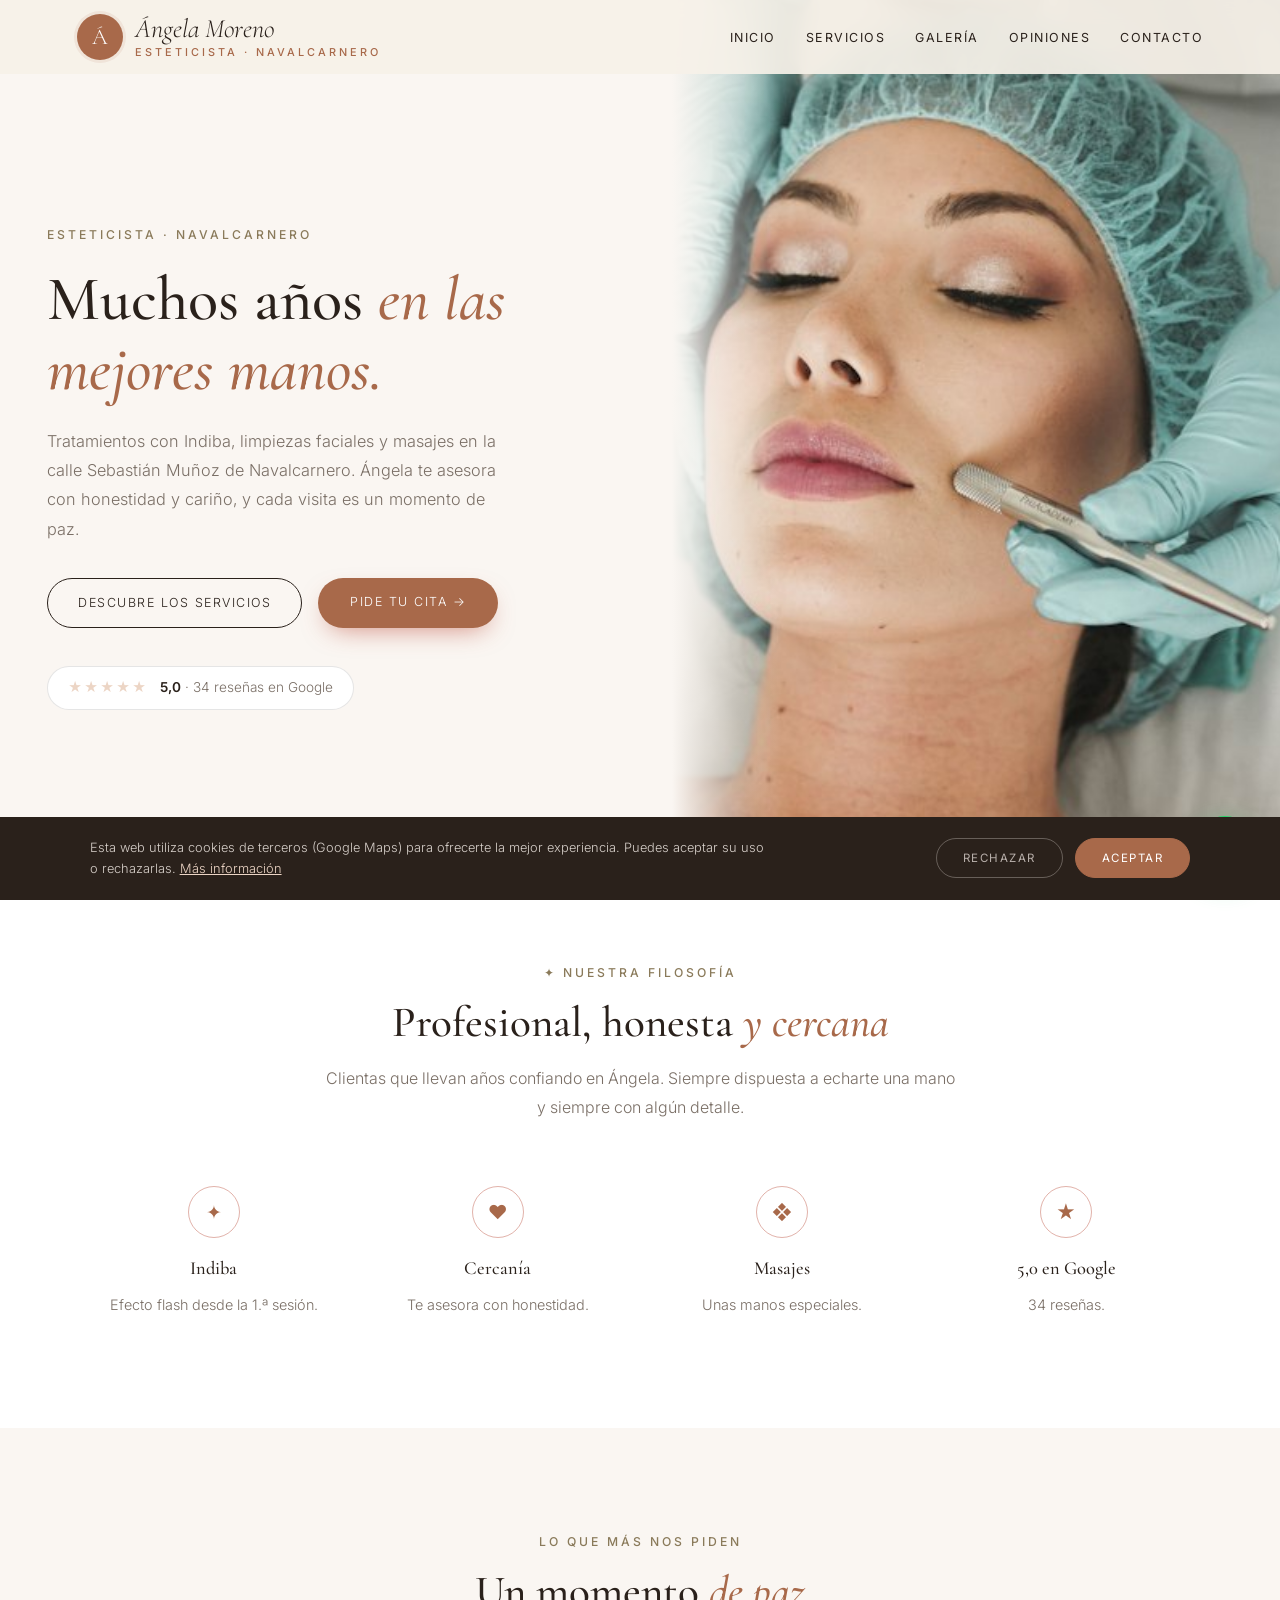
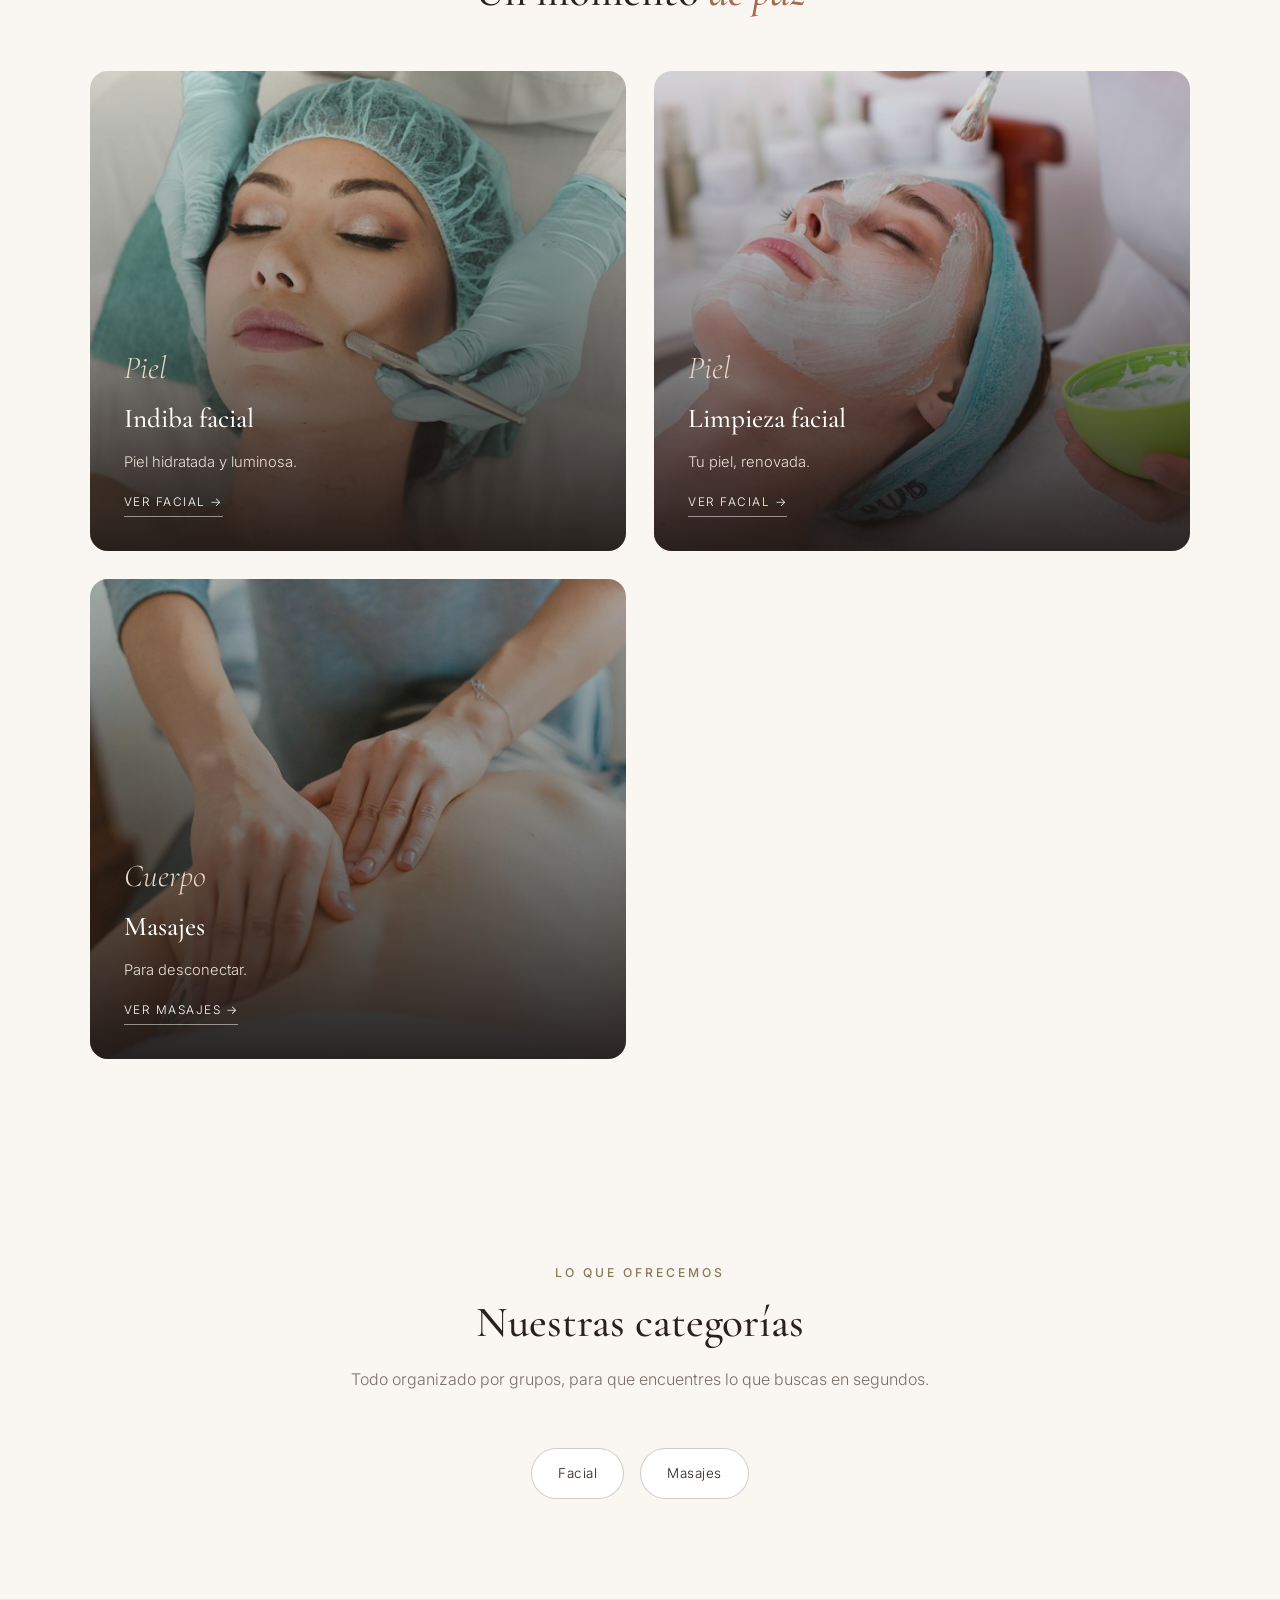
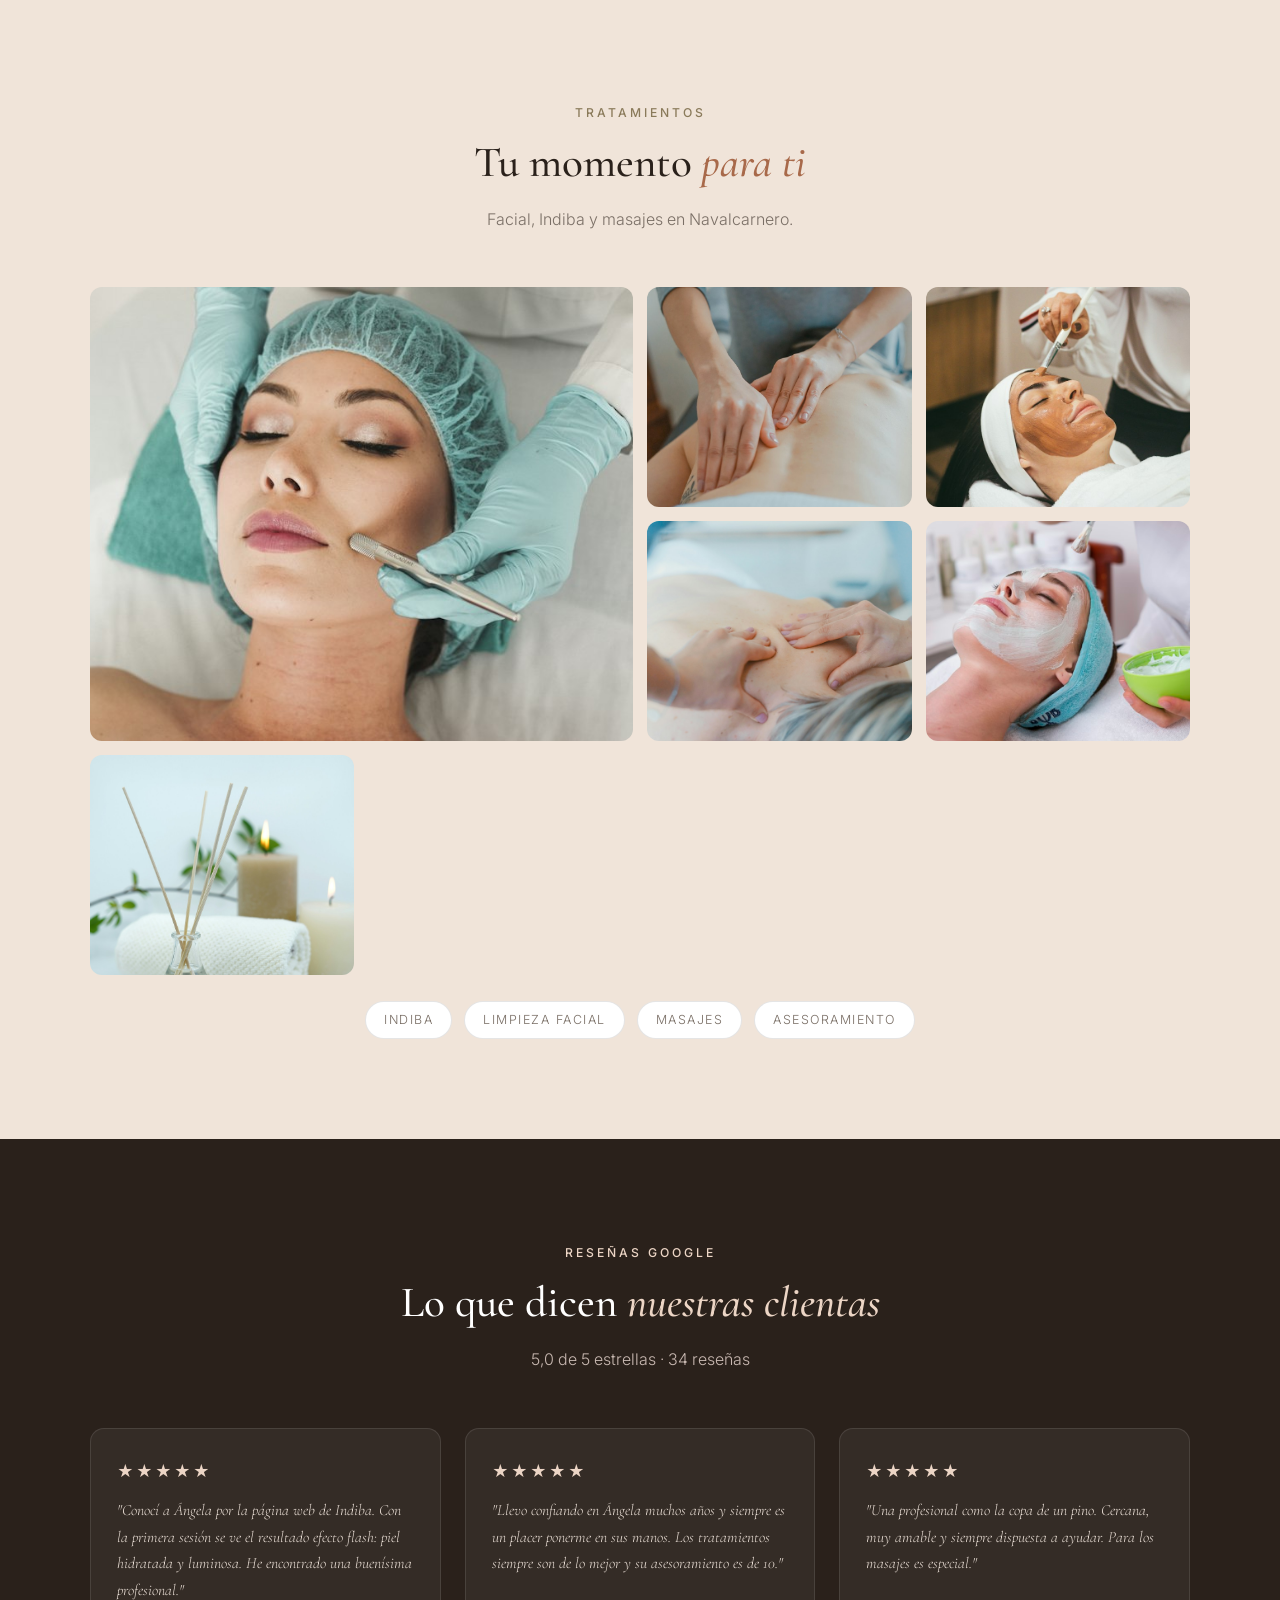
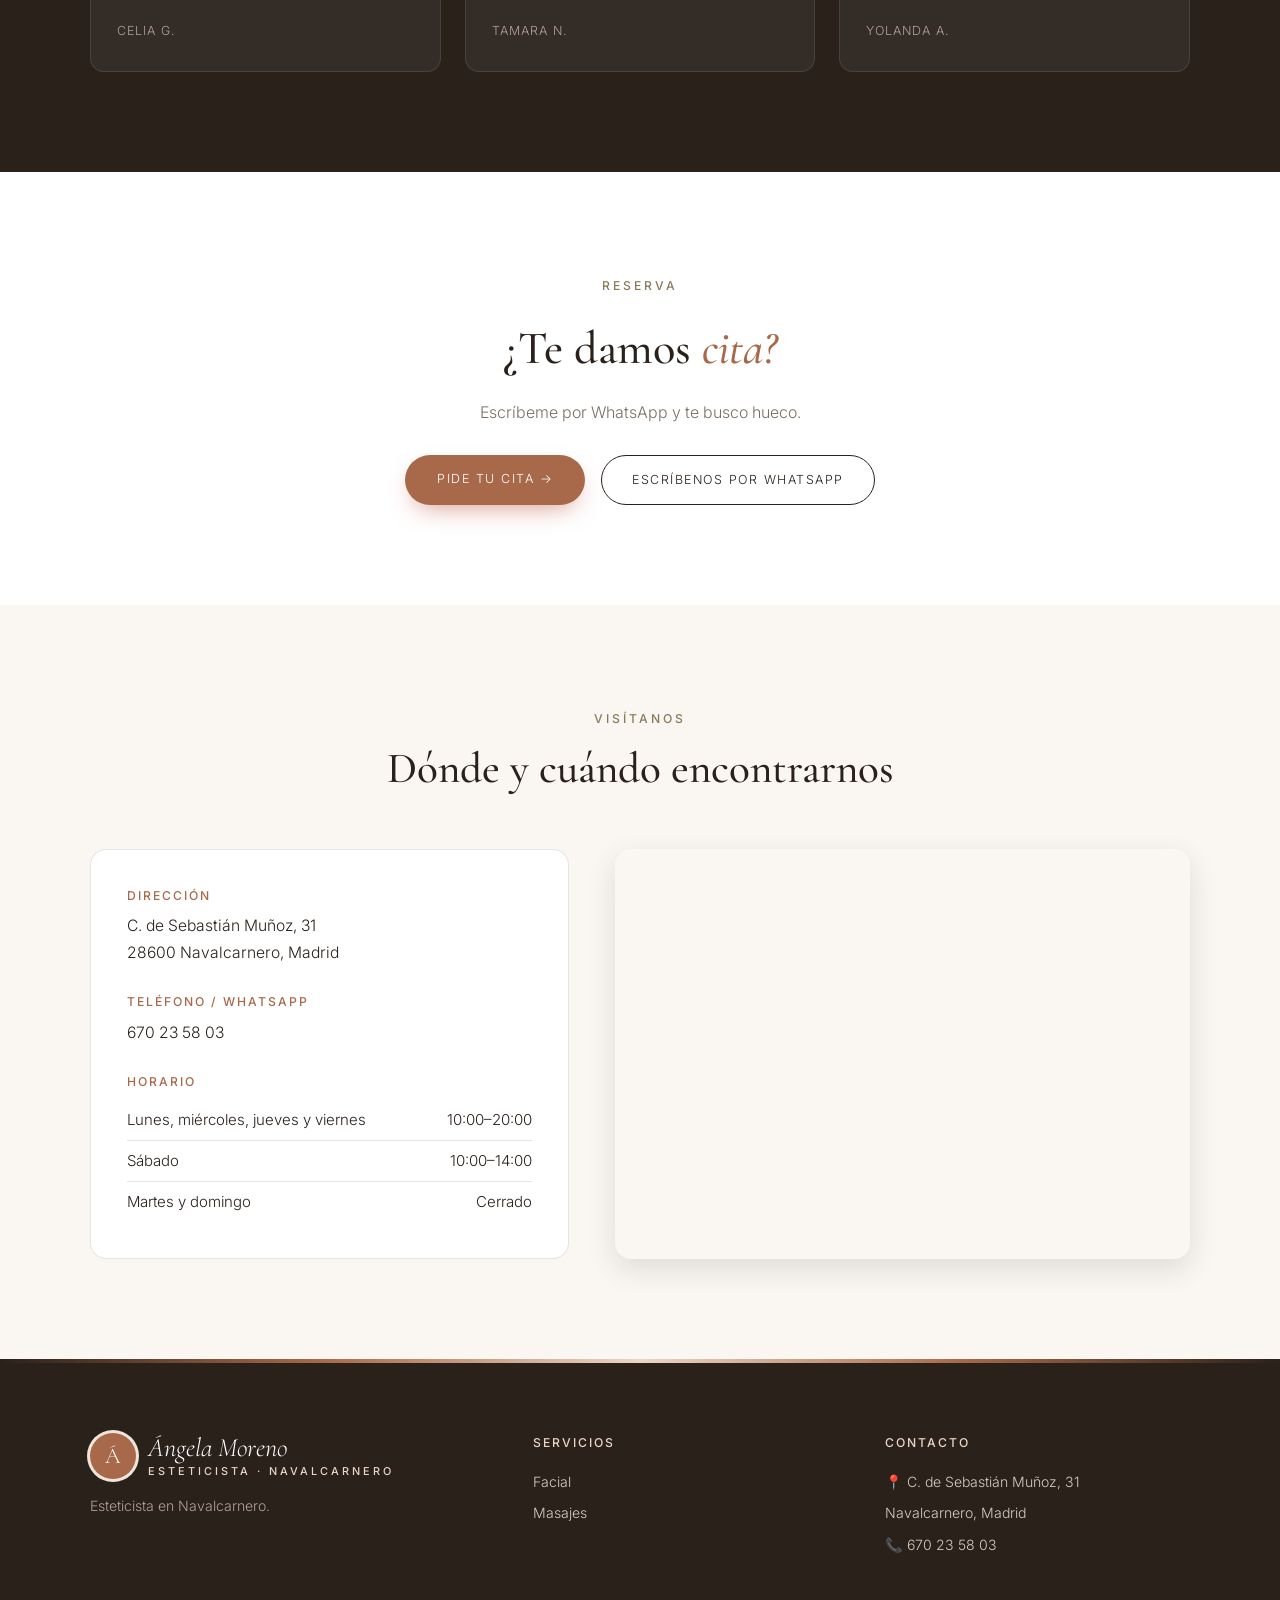
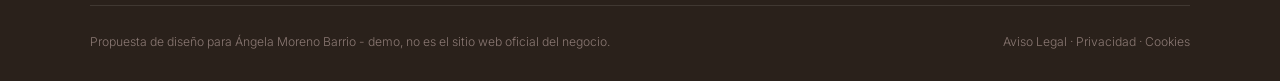
<file: index.html>
<!DOCTYPE html>
<html lang="es">
<head>
<meta charset="UTF-8">
<meta name="viewport" content="width=device-width, initial-scale=1.0">
<title>Ángela Moreno Barrio — Esteticista en Navalcarnero: Indiba, facial y masajes</title>
<meta name="description" content="Ángela Moreno Barrio, esteticista en C. de Sebastián Muñoz 31, Navalcarnero. Tratamientos con Indiba, limpiezas faciales y masajes. 5,0★ con 34 reseñas en Google.">
<meta name="theme-color" content="#2a211b">
<meta property="og:title" content="Ángela Moreno Barrio · Navalcarnero">
<meta property="og:image" content="stock_01.jpg">

<link rel="preconnect" href="https://fonts.googleapis.com"><link rel="preconnect" href="https://fonts.gstatic.com" crossorigin><link href="https://fonts.googleapis.com/css2?family=Cormorant+Garamond:ital,wght@0,500;0,600;1,500&family=Inter:wght@300;400;500;600&display=swap" rel="stylesheet">
<link rel="stylesheet" href="styles.css">
</head>
<body>

<header id="header">
  <a href="index.html" class="logo" aria-label="Ángela Moreno Barrio, inicio"><span class="logo-mark">Á</span><span class="logo-text"><span class="script">Ángela Moreno</span><small>esteticista · Navalcarnero</small></span></a>
  <nav id="nav" aria-label="Navegación principal"><ul><li><a href="index.html#inicio">Inicio</a></li><li><a href="servicios.html">Servicios</a></li><li><a href="index.html#galeria">Galería</a></li><li><a href="index.html#opiniones">Opiniones</a></li><li><a href="index.html#contacto">Contacto</a></li></ul></nav><button class="nav-toggle" id="navToggle" aria-label="Abrir menú">☰</button>
</header>

<section class="hero" id="inicio">
  <div class="hero-text">
    <span class="eyebrow">Esteticista · Navalcarnero</span>
    <h1>Muchos años <em>en las mejores manos.</em></h1>
    <p>Tratamientos con Indiba, limpiezas faciales y masajes en la calle Sebastián Muñoz de Navalcarnero. Ángela te asesora con honestidad y cariño, y cada visita es un momento de paz.</p>
    <div class="hero-ctas">
      <a href="servicios.html" class="btn-outline">Descubre los servicios</a>
      <a href="https://wa.me/34670235803?text=Hola%20%C3%81ngela%2C%20he%20visto%20tu%20web%20y%20me%20gustar%C3%ADa%20pedir%20cita" class="btn-solid" target="_blank" rel="noopener">Pide tu cita →</a>
    </div>
    <a class="hero-rating" href="https://www.google.com/maps/search/?api=1&query=Angela+Moreno+Barrio,+Calle+de+Sebasti%C3%A1n+Mu%C3%B1oz+31,+Navalcarnero" target="_blank" rel="noopener"><span class="stars">★★★★★</span><span><strong>5,0</strong> · 34 reseñas en Google</span></a>
  </div>
  <div class="hero-img"><img src="stock_01.jpg" alt="Tratamiento facial" style="object-position:center 40%;"></div>
</section>

<section class="trust">
  <div class="section-head">
    <span class="eyebrow">✦ Nuestra filosofía</span>
    <h2>Profesional, honesta <em>y cercana</em></h2>
    <p>Clientas que llevan años confiando en Ángela. Siempre dispuesta a echarte una mano y siempre con algún detalle.</p>
  </div>
  <div class="trust-grid">
    <div class="trust-card"><span class="trust-ic">✦</span><h3>Indiba</h3><p>Efecto flash desde la 1.ª sesión.</p></div>
    <div class="trust-card"><span class="trust-ic">♥</span><h3>Cercanía</h3><p>Te asesora con honestidad.</p></div>
    <div class="trust-card"><span class="trust-ic">❖</span><h3>Masajes</h3><p>Unas manos especiales.</p></div>
    <div class="trust-card"><span class="trust-ic">★</span><h3>5,0 en Google</h3><p>34 reseñas.</p></div>
  </div>
</section>

<section class="worlds">
  <div class="section-head">
    <span class="eyebrow">Lo que más nos piden</span>
    <h2>Un momento <em>de paz</em></h2>
  </div>
  <div class="worlds-grid">
    <a href="servicios.html#facial" class="world-card"><img src="stock_01.jpg" alt="Indiba facial"><div class="world-text"><span class="script">Piel</span><h3>Indiba facial</h3><p>Piel hidratada y luminosa.</p><span class="world-link">Ver facial →</span></div></a>
    <a href="servicios.html#facial" class="world-card"><img src="stock_03.jpg" alt="Limpieza facial"><div class="world-text"><span class="script">Piel</span><h3>Limpieza facial</h3><p>Tu piel, renovada.</p><span class="world-link">Ver facial →</span></div></a>
    <a href="servicios.html#masajes" class="world-card"><img src="stock_05.jpg" alt="Masajes"><div class="world-text"><span class="script">Cuerpo</span><h3>Masajes</h3><p>Para desconectar.</p><span class="world-link">Ver masajes →</span></div></a>
  </div>
</section>

<section>
  <div class="section-head">
    <span class="eyebrow">Lo que ofrecemos</span>
    <h2>Nuestras categorías</h2>
    <p>Todo organizado por grupos, para que encuentres lo que buscas en segundos.</p>
  </div>
  <div class="cat-pills">
    <a href="servicios.html#facial" class="cat-pill">Facial</a>
    <a href="servicios.html#masajes" class="cat-pill">Masajes</a>
  </div>
</section>

<section class="gallery-wrap" id="galeria">
  <div class="section-head">
    <span class="eyebrow">Tratamientos</span>
    <h2>Tu momento <em>para ti</em></h2>
    <p>Facial, Indiba y masajes en Navalcarnero.</p>
  </div>
  <div class="gallery">
    <figure class="big"><img src="stock_01.jpg" alt="Tratamiento facial" loading="lazy"></figure>
    <figure><img src="stock_05.jpg" alt="Masaje relajante" loading="lazy"></figure>
    <figure><img src="stock_02.jpg" alt="Mascarilla" loading="lazy"></figure>
    <figure><img src="stock_06.jpg" alt="Masaje descontracturante" loading="lazy"></figure>
    <figure><img src="stock_03.jpg" alt="Limpieza facial" loading="lazy"></figure>
    <figure><img src="stock_07.jpg" alt="Relax" loading="lazy"></figure>
  </div>
  <div class="brands"><span>Indiba</span><span>Limpieza facial</span><span>Masajes</span><span>Asesoramiento</span></div>
</section>

<section class="reviews-wrap" id="opiniones">
  <div class="section-head">
    <span class="eyebrow">Reseñas Google</span>
    <h2>Lo que dicen <em>nuestras clientas</em></h2>
    <p>5,0 de 5 estrellas · 34 reseñas</p>
  </div>
  <div class="review-grid">
    <div class="review-card"><div class="stars">★★★★★</div><p>"Conocí a Ángela por la página web de Indiba. Con la primera sesión se ve el resultado efecto flash: piel hidratada y luminosa. He encontrado una buenísima profesional."</p><cite>Celia G.</cite></div>
    <div class="review-card"><div class="stars">★★★★★</div><p>"Llevo confiando en Ángela muchos años y siempre es un placer ponerme en sus manos. Los tratamientos siempre son de lo mejor y su asesoramiento es de 10."</p><cite>Tamara N.</cite></div>
    <div class="review-card"><div class="stars">★★★★★</div><p>"Una profesional como la copa de un pino. Cercana, muy amable y siempre dispuesta a ayudar. Para los masajes es especial."</p><cite>Yolanda A.</cite></div>
  </div>
</section>

<section class="cta-section">
  <span class="eyebrow">Reserva</span>
  <h2>¿Te damos <em>cita?</em></h2>
  <p>Escríbeme por WhatsApp y te busco hueco.</p>
  <div class="cta-row">
    <a href="https://wa.me/34670235803?text=Hola%20%C3%81ngela%2C%20he%20visto%20tu%20web%20y%20me%20gustar%C3%ADa%20pedir%20cita" class="btn-solid" target="_blank" rel="noopener">Pide tu cita →</a>
    <a href="https://wa.me/34670235803?text=Hola%20%C3%81ngela%2C%20he%20visto%20tu%20web%20y%20me%20gustar%C3%ADa%20pedir%20cita" class="btn-outline" target="_blank" rel="noopener">Escríbenos por WhatsApp</a>
  </div>
</section>

<section class="contact-section" id="contacto">
  <div class="section-head">
    <span class="eyebrow">Visítanos</span>
    <h2>Dónde y cuándo encontrarnos</h2>
  </div>
  <div class="contact-grid">
    <div class="contact-info">
      <div class="contact-block"><h3>Dirección</h3><p>C. de Sebastián Muñoz, 31<br>28600 Navalcarnero, Madrid</p></div>
      <div class="contact-block"><h3>Teléfono / WhatsApp</h3><p><a href="tel:+34670235803">670 23 58 03</a></p></div>
      <div class="contact-block"><h3>Horario</h3><ul class="hours-list"><li><span>Lunes, miércoles, jueves y viernes</span><span>10:00–20:00</span></li><li><span>Sábado</span><span>10:00–14:00</span></li><li><span>Martes y domingo</span><span>Cerrado</span></li></ul></div>
      
    </div>
    <div class="contact-map">
      <iframe title="Mapa de Ángela Moreno Barrio" src="https://www.google.com/maps?q=Angela+Moreno+Barrio,+Calle+de+Sebasti%C3%A1n+Mu%C3%B1oz+31,+Navalcarnero&output=embed" width="100%" height="100%" style="border:0;" allowfullscreen="" loading="lazy" referrerpolicy="no-referrer-when-downgrade"></iframe>
    </div>
  </div>
</section>

<footer>
  <div class="footer-grid">
    <div class="footer-brand">
      <a href="index.html" class="logo light"><span class="logo-mark">Á</span><span class="logo-text"><span class="script">Ángela Moreno</span><small>esteticista · Navalcarnero</small></span></a>
      <p>Esteticista en Navalcarnero.</p>
    </div>
    <div><h4>Servicios</h4><ul><li><a href="servicios.html#facial">Facial</a></li><li><a href="servicios.html#masajes">Masajes</a></li></ul></div>
    <div><h4>Contacto</h4><ul><li>📍 C. de Sebastián Muñoz, 31</li><li>Navalcarnero, Madrid</li><li>📞 <a href="tel:+34670235803">670 23 58 03</a></li></ul></div>
  </div>
  <div class="footer-bottom">
    <span>Propuesta de diseño para Ángela Moreno Barrio - demo, no es el sitio web oficial del negocio.</span>
    <span><a href="aviso-legal.html">Aviso Legal</a> &middot; <a href="politica-privacidad.html">Privacidad</a> &middot; <a href="politica-cookies.html">Cookies</a></span>
  </div>
</footer>

<div id="cookie-banner" class="cookie-banner"><p>Esta web utiliza cookies de terceros (Google Maps) para ofrecerte la mejor experiencia. Puedes aceptar su uso o rechazarlas. <a href="politica-cookies.html">Más información</a></p><div class="cookie-actions"><button onclick="setCookieChoice('rejected')" class="ck-reject">Rechazar</button><button onclick="setCookieChoice('accepted')" class="ck-accept">Aceptar</button></div></div>
<div class="social-fabs"><a class="wa-fab" href="https://wa.me/34670235803?text=Hola%20%C3%81ngela%2C%20he%20visto%20tu%20web%20y%20me%20gustar%C3%ADa%20pedir%20cita" target="_blank" rel="noopener" aria-label="Escribir por WhatsApp"><svg width="28" height="28" viewBox="0 0 24 24" fill="white"><path d="M17.5 14.4c-.3-.1-1.8-.9-2-1s-.5-.1-.7.1-.8 1-.9 1.2-.3.2-.6.1a8.2 8.2 0 0 1-2.4-1.5 9 9 0 0 1-1.7-2.1c-.2-.3 0-.5.1-.6l.4-.5.3-.5v-.5l-.9-2.2c-.2-.6-.5-.5-.7-.5h-.6a1.1 1.1 0 0 0-.8.4 3.4 3.4 0 0 0-1 2.5 5.9 5.9 0 0 0 1.2 3.1 13.5 13.5 0 0 0 5.2 4.6c2.6 1 2.6.7 3.1.6a2.6 2.6 0 0 0 1.7-1.2 2.1 2.1 0 0 0 .2-1.2c-.1-.1-.3-.2-.6-.3ZM12 21.8a9.8 9.8 0 0 1-5-1.4l-.4-.2-3.7 1 1-3.6-.2-.4A9.8 9.8 0 1 1 12 21.8Zm8.4-18.3A11.8 11.8 0 0 0 1.8 17.7L.2 23.8l6.3-1.6a11.8 11.8 0 0 0 5.6 1.4A11.8 11.8 0 0 0 20.4 3.5Z"/></svg></a></div>
<script src="main.js"></script>
</body>
</html>
</file>
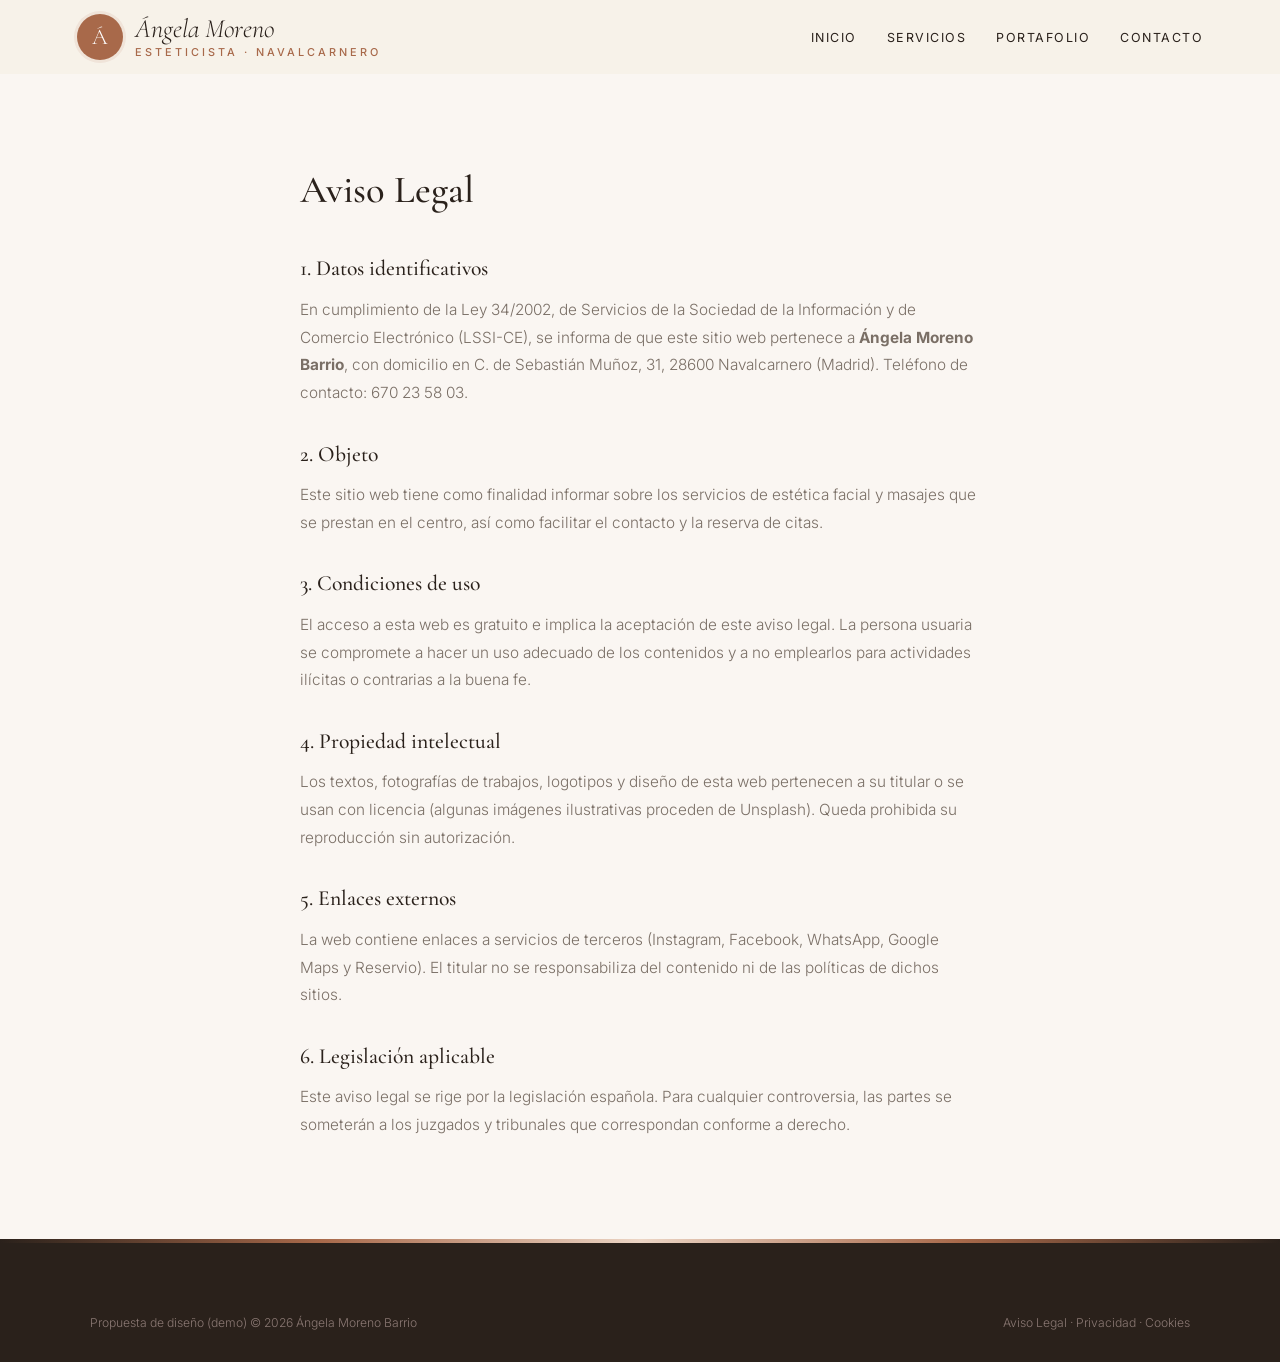
<file: aviso-legal.html>
<!DOCTYPE html>
<html lang="es">
<head>
<meta charset="UTF-8">
<meta name="viewport" content="width=device-width, initial-scale=1.0">
<title>Aviso Legal — Ángela Moreno Barrio</title>
<meta name="robots" content="noindex">

<link rel="preconnect" href="https://fonts.googleapis.com">
<link href="https://fonts.googleapis.com/css2?family=Cormorant+Garamond:ital,wght@0,500;0,600;1,500&family=Inter:wght@300;400;500;600&display=swap" rel="stylesheet">
<link rel="stylesheet" href="styles.css">
</head>
<body>
<header id="header" class="scrolled">
  <a href="index.html" class="logo" aria-label="Ángela Moreno Barrio, inicio">
    <span class="logo-mark">Á</span>
    <span class="logo-text"><span class="script">Ángela Moreno</span><small>esteticista · Navalcarnero</small></span>
  </a>
  <nav id="nav" aria-label="Navegación principal">
    <ul>
      <li><a href="index.html#inicio">Inicio</a></li>
      <li><a href="servicios.html">Servicios</a></li>
      <li><a href="portafolio.html">Portafolio</a></li>
      <li><a href="index.html#contacto">Contacto</a></li>
    </ul>
  </nav>
  <button class="nav-toggle" id="navToggle" aria-label="Abrir menú">☰</button>
</header>
<main class="legal"><h1>Aviso Legal</h1>
<h2>1. Datos identificativos</h2>
<p>En cumplimiento de la Ley 34/2002, de Servicios de la Sociedad de la Información y de Comercio Electrónico (LSSI-CE), se informa de que este sitio web pertenece a <strong>Ángela Moreno Barrio</strong>, con domicilio en C. de Sebastián Muñoz, 31, 28600 Navalcarnero (Madrid). Teléfono de contacto: 670 23 58 03.</p>
<h2>2. Objeto</h2>
<p>Este sitio web tiene como finalidad informar sobre los servicios de estética facial y masajes que se prestan en el centro, así como facilitar el contacto y la reserva de citas.</p>
<h2>3. Condiciones de uso</h2>
<p>El acceso a esta web es gratuito e implica la aceptación de este aviso legal. La persona usuaria se compromete a hacer un uso adecuado de los contenidos y a no emplearlos para actividades ilícitas o contrarias a la buena fe.</p>
<h2>4. Propiedad intelectual</h2>
<p>Los textos, fotografías de trabajos, logotipos y diseño de esta web pertenecen a su titular o se usan con licencia (algunas imágenes ilustrativas proceden de Unsplash). Queda prohibida su reproducción sin autorización.</p>
<h2>5. Enlaces externos</h2>
<p>La web contiene enlaces a servicios de terceros (Instagram, Facebook, WhatsApp, Google Maps y Reservio). El titular no se responsabiliza del contenido ni de las políticas de dichos sitios.</p>
<h2>6. Legislación aplicable</h2>
<p>Este aviso legal se rige por la legislación española. Para cualquier controversia, las partes se someterán a los juzgados y tribunales que correspondan conforme a derecho.</p></main>
<footer>
  <div class="footer-bottom" style="margin-top:0">
    <span>Propuesta de diseño (demo) © 2026 Ángela Moreno Barrio</span>
    <span><a href="aviso-legal.html">Aviso Legal</a> &middot; <a href="politica-privacidad.html">Privacidad</a> &middot; <a href="politica-cookies.html">Cookies</a></span>
  </div>
</footer>
<script src="main.js"></script>
</body>
</html>
</file>
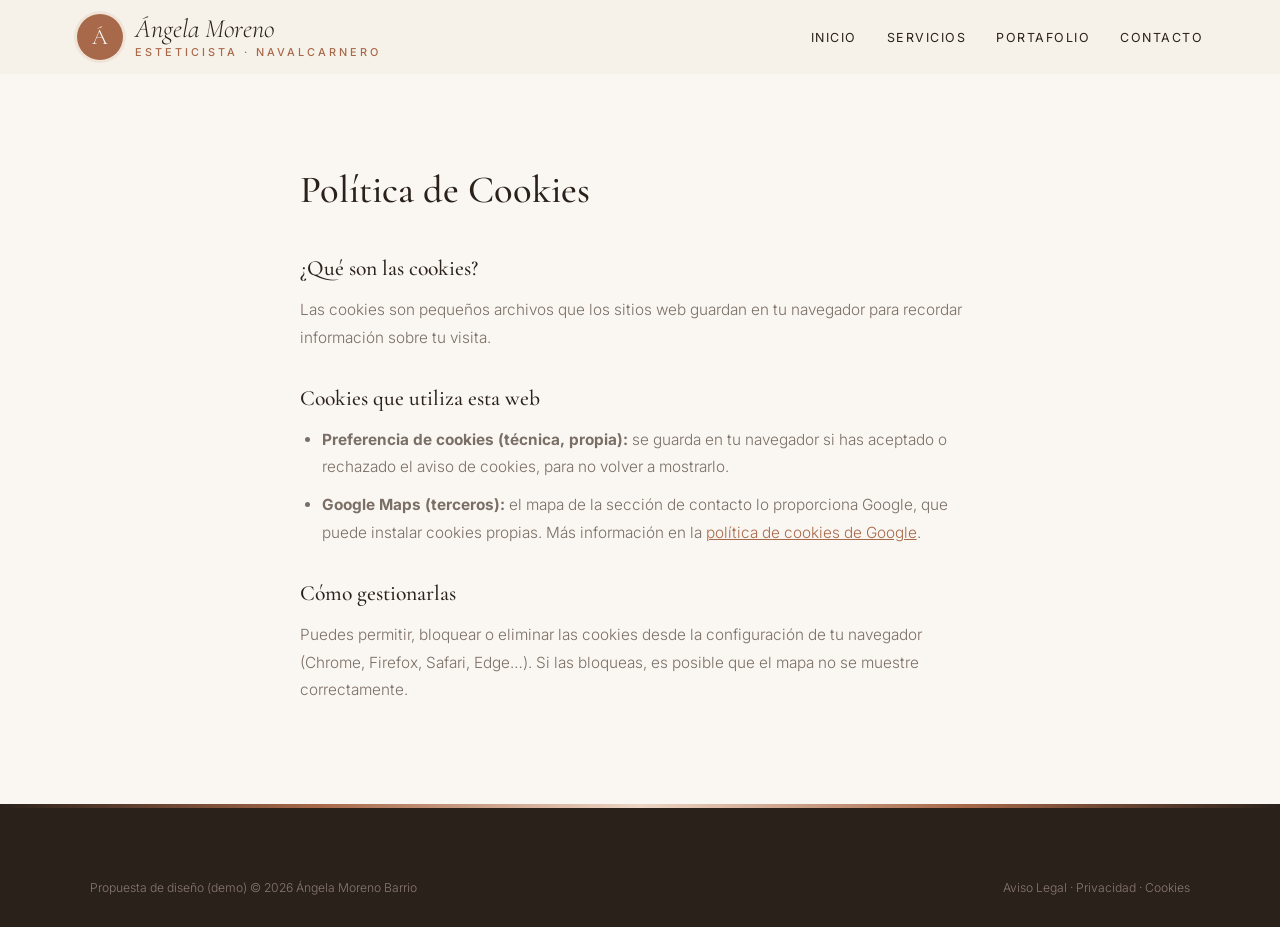
<file: politica-cookies.html>
<!DOCTYPE html>
<html lang="es">
<head>
<meta charset="UTF-8">
<meta name="viewport" content="width=device-width, initial-scale=1.0">
<title>Política de Cookies — Ángela Moreno Barrio</title>
<meta name="robots" content="noindex">

<link rel="preconnect" href="https://fonts.googleapis.com">
<link href="https://fonts.googleapis.com/css2?family=Cormorant+Garamond:ital,wght@0,500;0,600;1,500&family=Inter:wght@300;400;500;600&display=swap" rel="stylesheet">
<link rel="stylesheet" href="styles.css">
</head>
<body>
<header id="header" class="scrolled">
  <a href="index.html" class="logo" aria-label="Ángela Moreno Barrio, inicio">
    <span class="logo-mark">Á</span>
    <span class="logo-text"><span class="script">Ángela Moreno</span><small>esteticista · Navalcarnero</small></span>
  </a>
  <nav id="nav" aria-label="Navegación principal">
    <ul>
      <li><a href="index.html#inicio">Inicio</a></li>
      <li><a href="servicios.html">Servicios</a></li>
      <li><a href="portafolio.html">Portafolio</a></li>
      <li><a href="index.html#contacto">Contacto</a></li>
    </ul>
  </nav>
  <button class="nav-toggle" id="navToggle" aria-label="Abrir menú">☰</button>
</header>
<main class="legal"><h1>Política de Cookies</h1>
<h2>¿Qué son las cookies?</h2>
<p>Las cookies son pequeños archivos que los sitios web guardan en tu navegador para recordar información sobre tu visita.</p>
<h2>Cookies que utiliza esta web</h2>
<ul>
<li><strong>Preferencia de cookies (técnica, propia):</strong> se guarda en tu navegador si has aceptado o rechazado el aviso de cookies, para no volver a mostrarlo.</li>
<li><strong>Google Maps (terceros):</strong> el mapa de la sección de contacto lo proporciona Google, que puede instalar cookies propias. Más información en la <a href="https://policies.google.com/technologies/cookies" target="_blank" rel="noopener">política de cookies de Google</a>.</li>
</ul>
<h2>Cómo gestionarlas</h2>
<p>Puedes permitir, bloquear o eliminar las cookies desde la configuración de tu navegador (Chrome, Firefox, Safari, Edge…). Si las bloqueas, es posible que el mapa no se muestre correctamente.</p></main>
<footer>
  <div class="footer-bottom" style="margin-top:0">
    <span>Propuesta de diseño (demo) © 2026 Ángela Moreno Barrio</span>
    <span><a href="aviso-legal.html">Aviso Legal</a> &middot; <a href="politica-privacidad.html">Privacidad</a> &middot; <a href="politica-cookies.html">Cookies</a></span>
  </div>
</footer>
<script src="main.js"></script>
</body>
</html>
</file>
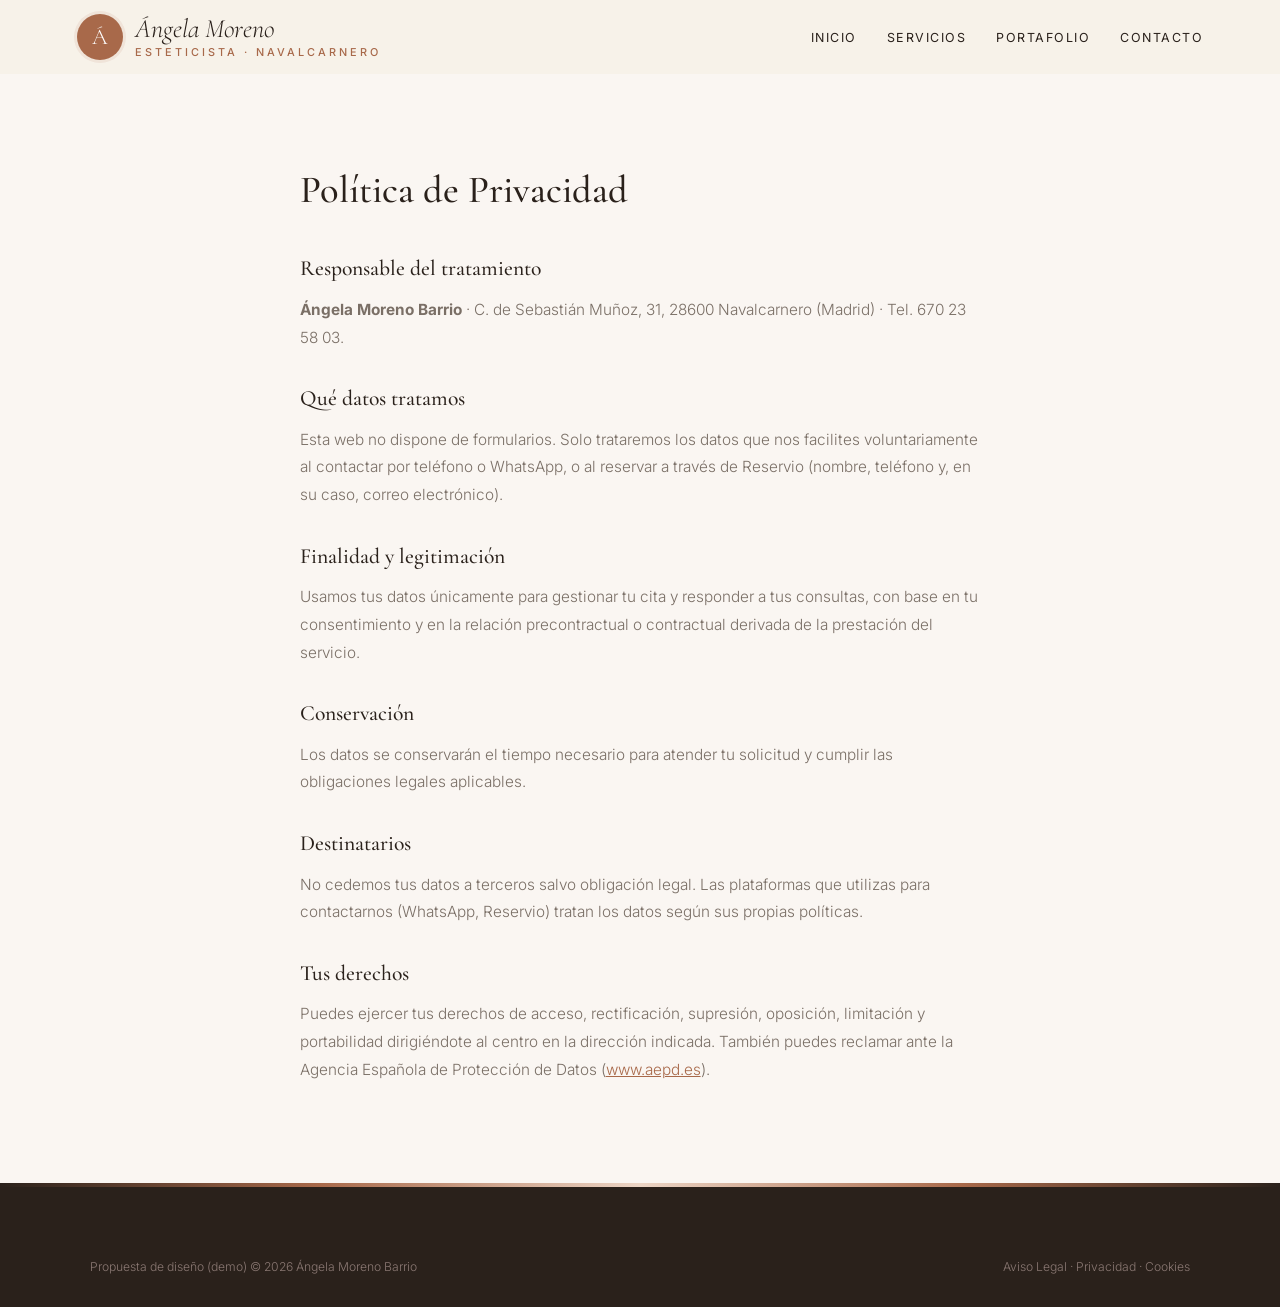
<file: politica-privacidad.html>
<!DOCTYPE html>
<html lang="es">
<head>
<meta charset="UTF-8">
<meta name="viewport" content="width=device-width, initial-scale=1.0">
<title>Política de Privacidad — Ángela Moreno Barrio</title>
<meta name="robots" content="noindex">

<link rel="preconnect" href="https://fonts.googleapis.com">
<link href="https://fonts.googleapis.com/css2?family=Cormorant+Garamond:ital,wght@0,500;0,600;1,500&family=Inter:wght@300;400;500;600&display=swap" rel="stylesheet">
<link rel="stylesheet" href="styles.css">
</head>
<body>
<header id="header" class="scrolled">
  <a href="index.html" class="logo" aria-label="Ángela Moreno Barrio, inicio">
    <span class="logo-mark">Á</span>
    <span class="logo-text"><span class="script">Ángela Moreno</span><small>esteticista · Navalcarnero</small></span>
  </a>
  <nav id="nav" aria-label="Navegación principal">
    <ul>
      <li><a href="index.html#inicio">Inicio</a></li>
      <li><a href="servicios.html">Servicios</a></li>
      <li><a href="portafolio.html">Portafolio</a></li>
      <li><a href="index.html#contacto">Contacto</a></li>
    </ul>
  </nav>
  <button class="nav-toggle" id="navToggle" aria-label="Abrir menú">☰</button>
</header>
<main class="legal"><h1>Política de Privacidad</h1>
<h2>Responsable del tratamiento</h2>
<p><strong>Ángela Moreno Barrio</strong> · C. de Sebastián Muñoz, 31, 28600 Navalcarnero (Madrid) · Tel. 670 23 58 03.</p>
<h2>Qué datos tratamos</h2>
<p>Esta web no dispone de formularios. Solo trataremos los datos que nos facilites voluntariamente al contactar por teléfono o WhatsApp, o al reservar a través de Reservio (nombre, teléfono y, en su caso, correo electrónico).</p>
<h2>Finalidad y legitimación</h2>
<p>Usamos tus datos únicamente para gestionar tu cita y responder a tus consultas, con base en tu consentimiento y en la relación precontractual o contractual derivada de la prestación del servicio.</p>
<h2>Conservación</h2>
<p>Los datos se conservarán el tiempo necesario para atender tu solicitud y cumplir las obligaciones legales aplicables.</p>
<h2>Destinatarios</h2>
<p>No cedemos tus datos a terceros salvo obligación legal. Las plataformas que utilizas para contactarnos (WhatsApp, Reservio) tratan los datos según sus propias políticas.</p>
<h2>Tus derechos</h2>
<p>Puedes ejercer tus derechos de acceso, rectificación, supresión, oposición, limitación y portabilidad dirigiéndote al centro en la dirección indicada. También puedes reclamar ante la Agencia Española de Protección de Datos (<a href="https://www.aepd.es" target="_blank" rel="noopener">www.aepd.es</a>).</p></main>
<footer>
  <div class="footer-bottom" style="margin-top:0">
    <span>Propuesta de diseño (demo) © 2026 Ángela Moreno Barrio</span>
    <span><a href="aviso-legal.html">Aviso Legal</a> &middot; <a href="politica-privacidad.html">Privacidad</a> &middot; <a href="politica-cookies.html">Cookies</a></span>
  </div>
</footer>
<script src="main.js"></script>
</body>
</html>
</file>
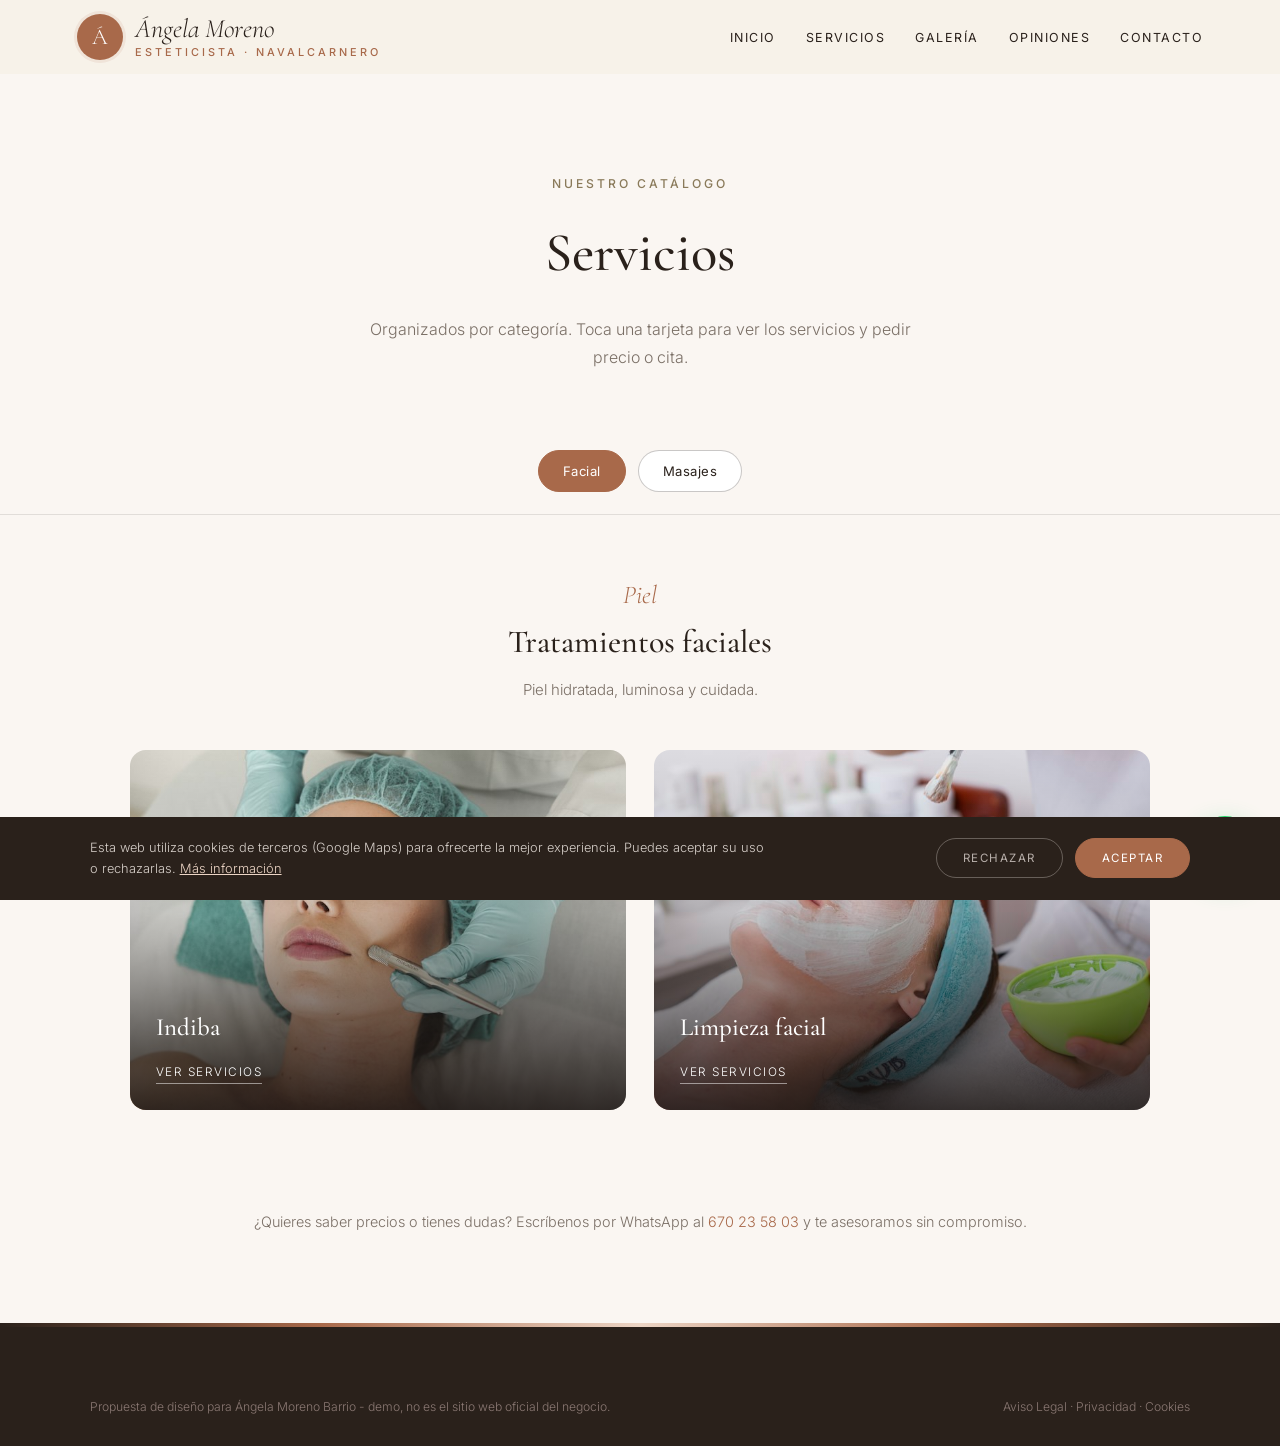
<file: servicios.html>
<!DOCTYPE html>
<html lang="es">
<head>
<meta charset="UTF-8">
<meta name="viewport" content="width=device-width, initial-scale=1.0">
<title>Servicios — Ángela Moreno Barrio · Navalcarnero</title>
<meta name="description" content="Servicios de Ángela Moreno Barrio en Navalcarnero.">

<link rel="preconnect" href="https://fonts.googleapis.com"><link rel="preconnect" href="https://fonts.gstatic.com" crossorigin><link href="https://fonts.googleapis.com/css2?family=Cormorant+Garamond:ital,wght@0,500;0,600;1,500&family=Inter:wght@300;400;500;600&display=swap" rel="stylesheet">
<link rel="stylesheet" href="styles.css">
</head>
<body>

<header id="header" class="scrolled">
  <a href="index.html" class="logo" aria-label="Ángela Moreno Barrio, inicio"><span class="logo-mark">Á</span><span class="logo-text"><span class="script">Ángela Moreno</span><small>esteticista · Navalcarnero</small></span></a>
  <nav id="nav" aria-label="Navegación principal"><ul><li><a href="index.html#inicio">Inicio</a></li><li><a href="servicios.html">Servicios</a></li><li><a href="index.html#galeria">Galería</a></li><li><a href="index.html#opiniones">Opiniones</a></li><li><a href="index.html#contacto">Contacto</a></li></ul></nav><button class="nav-toggle" id="navToggle" aria-label="Abrir menú">☰</button>
</header>

<div class="page-hero">
  <span class="eyebrow">Nuestro catálogo</span>
  <h1>Servicios</h1>
  <p>Organizados por categoría. Toca una tarjeta para ver los servicios y pedir precio o cita.</p>
</div>

<div class="tabs">
  <button class="tab-btn active" data-tab="facial">Facial</button>
  <button class="tab-btn" data-tab="masajes">Masajes</button>
  
</div>

<div class="tab-panel active" id="facial">
  <div class="tab-intro"><span class="script">Piel</span><h2>Tratamientos faciales</h2><p>Piel hidratada, luminosa y cuidada.</p></div>
  <div class="cat-grid">
    <div class="cat-card" onclick="openModal('indiba')"><img src="stock_01.jpg" alt="Indiba" loading="lazy"><div class="cat-card-text"><h3>Indiba</h3><span>Ver servicios</span></div></div>
    <div class="cat-card" onclick="openModal('limpieza')"><img src="stock_03.jpg" alt="Limpieza facial" loading="lazy"><div class="cat-card-text"><h3>Limpieza facial</h3><span>Ver servicios</span></div></div>
  </div>
</div>

<div class="tab-panel" id="masajes">
  <div class="tab-intro"><span class="script">Relax</span><h2>Masajes</h2><p>Un momento de paz.</p></div>
  <div class="cat-grid single">
    <div class="cat-card" onclick="openModal('masaje')"><img src="stock_05.jpg" alt="Masajes" loading="lazy"><div class="cat-card-text"><h3>Masajes</h3><span>Ver servicios</span></div></div>
  </div>
</div>


<p class="services-note">¿Quieres saber precios o tienes dudas? Escríbenos por WhatsApp al <a href="https://wa.me/34670235803" target="_blank" rel="noopener" style="color:var(--red)">670 23 58 03</a> y te asesoramos sin compromiso.</p>

<div class="modal-overlay" id="modal-indiba"><div class="modal">
  <button class="modal-close" onclick="closeModal('indiba')" aria-label="Cerrar">×</button>
  <h3>Indiba</h3><p class="modal-sub">Efecto flash</p>
  <div class="svc-row"><div><div class="svc-name">Indiba facial</div><span class="svc-desc"></span></div><div class="svc-price">Consultar</div></div>
  <div class="svc-row"><div><div class="svc-name">Ideal antes de una boda o evento</div><span class="svc-desc"></span></div><div class="svc-price">Consultar</div></div>
  <a class="modal-cta alt" href="https://wa.me/34670235803?text=Hola%2C%20quiero%20informaci%C3%B3n%20sobre%20indiba" target="_blank" rel="noopener">Pedir cita por WhatsApp</a>
</div></div>

<div class="modal-overlay" id="modal-limpieza"><div class="modal">
  <button class="modal-close" onclick="closeModal('limpieza')" aria-label="Cerrar">×</button>
  <h3>Limpieza facial</h3><p class="modal-sub">Piel</p>
  <div class="svc-row"><div><div class="svc-name">Limpieza facial</div><span class="svc-desc"></span></div><div class="svc-price">Consultar</div></div>
  <a class="modal-cta alt" href="https://wa.me/34670235803?text=Hola%2C%20quiero%20informaci%C3%B3n%20sobre%20limpieza%20facial" target="_blank" rel="noopener">Pedir cita por WhatsApp</a>
</div></div>

<div class="modal-overlay" id="modal-masaje"><div class="modal">
  <button class="modal-close" onclick="closeModal('masaje')" aria-label="Cerrar">×</button>
  <h3>Masajes</h3><p class="modal-sub">Bienestar</p>
  <div class="svc-row"><div><div class="svc-name">Masajes</div><span class="svc-desc"></span></div><div class="svc-price">Consultar</div></div>
  <a class="modal-cta alt" href="https://wa.me/34670235803?text=Hola%2C%20quiero%20informaci%C3%B3n%20sobre%20masajes" target="_blank" rel="noopener">Pedir cita por WhatsApp</a>
</div></div>


<footer>
  <div class="footer-bottom" style="margin-top:0">
    <span>Propuesta de diseño para Ángela Moreno Barrio - demo, no es el sitio web oficial del negocio.</span>
    <span><a href="aviso-legal.html">Aviso Legal</a> &middot; <a href="politica-privacidad.html">Privacidad</a> &middot; <a href="politica-cookies.html">Cookies</a></span>
  </div>
</footer>

<div id="cookie-banner" class="cookie-banner"><p>Esta web utiliza cookies de terceros (Google Maps) para ofrecerte la mejor experiencia. Puedes aceptar su uso o rechazarlas. <a href="politica-cookies.html">Más información</a></p><div class="cookie-actions"><button onclick="setCookieChoice('rejected')" class="ck-reject">Rechazar</button><button onclick="setCookieChoice('accepted')" class="ck-accept">Aceptar</button></div></div>
<div class="social-fabs"><a class="wa-fab" href="https://wa.me/34670235803?text=Hola%20%C3%81ngela%2C%20he%20visto%20tu%20web%20y%20me%20gustar%C3%ADa%20pedir%20cita" target="_blank" rel="noopener" aria-label="Escribir por WhatsApp"><svg width="28" height="28" viewBox="0 0 24 24" fill="white"><path d="M17.5 14.4c-.3-.1-1.8-.9-2-1s-.5-.1-.7.1-.8 1-.9 1.2-.3.2-.6.1a8.2 8.2 0 0 1-2.4-1.5 9 9 0 0 1-1.7-2.1c-.2-.3 0-.5.1-.6l.4-.5.3-.5v-.5l-.9-2.2c-.2-.6-.5-.5-.7-.5h-.6a1.1 1.1 0 0 0-.8.4 3.4 3.4 0 0 0-1 2.5 5.9 5.9 0 0 0 1.2 3.1 13.5 13.5 0 0 0 5.2 4.6c2.6 1 2.6.7 3.1.6a2.6 2.6 0 0 0 1.7-1.2 2.1 2.1 0 0 0 .2-1.2c-.1-.1-.3-.2-.6-.3ZM12 21.8a9.8 9.8 0 0 1-5-1.4l-.4-.2-3.7 1 1-3.6-.2-.4A9.8 9.8 0 1 1 12 21.8Zm8.4-18.3A11.8 11.8 0 0 0 1.8 17.7L.2 23.8l6.3-1.6a11.8 11.8 0 0 0 5.6 1.4A11.8 11.8 0 0 0 20.4 3.5Z"/></svg></a></div>
<script src="main.js"></script>
</body>
</html>
</file>
<file: styles.css>
:root{
  --cream:#faf6f2; --paper:#ffffff; --tint:#f0e4d9; --ink:#2a211b; --dark:#2a211b; --muted:#7a6f66;
  --red:#a8694a; --red-dark:#87533a; --teal:#8a7a5a; --gold:#ecd5c5; --line:rgba(0,0,0,.1);
  --brand-gradient:linear-gradient(90deg,#2a211b,#a8694a,#ecd5c5,#a8694a,#2a211b);
}
*{margin:0;padding:0;box-sizing:border-box;}
html{scroll-behavior:smooth;}
body{font-family:'Inter',sans-serif;background:var(--cream);color:var(--ink);overflow-x:hidden;font-weight:300;line-height:1.6;}
a{text-decoration:none;color:inherit;}
h1,h2,h3{font-family:'Cormorant Garamond',serif;font-weight:500;}
h1 em,h2 em{font-style:italic;color:var(--red);}
img{max-width:100%;display:block;}
.script{font-family:'Cormorant Garamond',serif;font-style:italic;}

/* HEADER */
header{position:fixed;top:0;left:0;right:0;z-index:100;display:flex;justify-content:space-between;align-items:center;padding:14px 6%;background:rgba(247,241,233,.92);backdrop-filter:blur(10px);-webkit-backdrop-filter:blur(10px);transition:box-shadow .3s,padding .3s;}
header.scrolled{box-shadow:0 2px 24px rgba(28,22,20,.1);padding:8px 6%;}
.logo{display:flex;align-items:center;gap:12px;color:var(--dark);}
.logo-badge{width:58px;height:58px;border-radius:50%;object-fit:cover;box-shadow:0 0 0 2px var(--gold),0 6px 16px rgba(28,22,20,.15);transition:width .3s,height .3s;}
header.scrolled .logo-badge{width:46px;height:46px;}
.logo-text{display:flex;flex-direction:column;line-height:1;}
.logo-text .script{font-size:1.65rem;color:var(--dark);}
.logo-text small{font-size:.68rem;letter-spacing:3px;text-transform:uppercase;color:var(--red);margin-top:4px;font-weight:500;}
.logo.light .logo-text .script{color:#fff;}
.logo.light .logo-text small{color:var(--gold);}
nav ul{list-style:none;display:flex;gap:30px;}
nav a{font-size:.78rem;letter-spacing:1.5px;text-transform:uppercase;font-weight:400;position:relative;padding:4px 0;}
nav a::after{content:"";position:absolute;left:0;bottom:-2px;height:1px;width:100%;background:var(--red);transform:scaleX(0);transform-origin:right;transition:transform .3s;}
nav a:hover::after{transform:scaleX(1);transform-origin:left;}
.nav-toggle{display:none;font-size:1.6rem;background:none;border:none;color:var(--dark);cursor:pointer;}

/* BOTONES */
.btn-outline{display:inline-block;border:1px solid var(--dark);color:var(--dark);padding:14px 30px;font-size:.78rem;letter-spacing:1.5px;text-transform:uppercase;border-radius:40px;transition:all .25s;}
.btn-outline:hover{background:var(--dark);color:var(--cream);}
.btn-outline.light{border-color:rgba(255,255,255,.5);color:#fff;}
.btn-outline.light:hover{background:#fff;color:var(--dark);}
.btn-solid{display:inline-block;background:var(--red);color:#fff;padding:14px 32px;font-size:.78rem;letter-spacing:1.5px;text-transform:uppercase;border-radius:40px;transition:transform .25s,box-shadow .25s,background .25s;box-shadow:0 10px 26px -10px rgba(181,64,44,.6);}
.btn-solid:hover{transform:translateY(-2px);background:var(--red-dark);}

/* HERO */
.hero{min-height:95vh;display:grid;grid-template-columns:1.05fr .95fr;align-items:stretch;padding:0;}
.hero-text{display:flex;flex-direction:column;justify-content:center;padding:150px 7% 70px;}
.eyebrow{display:inline-block;color:var(--teal);text-transform:uppercase;letter-spacing:3px;font-size:.76rem;font-weight:500;}
.hero-text .eyebrow{margin-bottom:20px;}
.hero-text h1{font-size:clamp(2.4rem,5vw,3.9rem);line-height:1.12;margin-bottom:22px;color:var(--dark);}
.hero-text p{font-size:1.02rem;color:var(--muted);max-width:470px;line-height:1.8;margin-bottom:34px;}
.hero-ctas{display:flex;gap:16px;flex-wrap:wrap;}
.hero-rating{display:inline-flex;align-items:center;gap:12px;margin-top:38px;padding:10px 20px;border:1px solid var(--line);border-radius:40px;background:var(--paper);font-size:.85rem;color:var(--muted);align-self:flex-start;}
.hero-rating strong{color:var(--dark);font-weight:600;}
.stars{color:var(--gold);letter-spacing:2px;}
.hero-img{position:relative;overflow:hidden;}
.hero-img img{width:100%;height:100%;object-fit:cover;position:absolute;inset:0;}
.hero-img::after{content:"";position:absolute;inset:0;background:linear-gradient(90deg,var(--cream) 0%,rgba(247,241,233,0) 18%);}

/* SECCIONES */
section{padding:100px 7%;}
.section-head{text-align:center;max-width:640px;margin:0 auto 54px;}
.section-head h2{font-size:clamp(1.9rem,4vw,2.7rem);margin-top:12px;color:var(--dark);line-height:1.2;}
.section-head p{margin-top:16px;color:var(--muted);line-height:1.8;}

.trust{background:var(--paper);border-top:4px solid transparent;border-image:var(--brand-gradient) 1;}
.trust-grid{display:grid;grid-template-columns:repeat(auto-fit,minmax(230px,1fr));gap:36px;max-width:1150px;margin:0 auto;}
.trust-card{text-align:center;padding:10px;}
.trust-ic{display:inline-grid;place-items:center;width:52px;height:52px;border-radius:50%;border:1px solid rgba(181,64,44,.4);color:var(--red);font-size:1.2rem;margin-bottom:16px;}
.trust-card h3{font-size:1.15rem;color:var(--dark);margin-bottom:10px;}
.trust-card p{font-size:.9rem;color:var(--muted);line-height:1.7;}

/* DOS MUNDOS */
.worlds{background:var(--cream);}
.worlds-grid{display:grid;grid-template-columns:1fr 1fr;gap:28px;max-width:1150px;margin:0 auto;}
.world-card{position:relative;border-radius:18px;overflow:hidden;min-height:480px;display:flex;align-items:flex-end;color:#fff;}
.world-card img{position:absolute;inset:0;width:100%;height:100%;object-fit:cover;transition:transform .6s;}
.world-card:hover img{transform:scale(1.05);}
.world-card::after{content:"";position:absolute;inset:0;background:linear-gradient(to top,rgba(28,22,20,.92) 0%,rgba(28,22,20,.35) 55%,rgba(28,22,20,.05) 100%);}
.world-text{position:relative;z-index:2;padding:34px;}
.world-text .script{font-size:2rem;color:var(--gold);}
.world-text h3{font-size:1.7rem;margin:4px 0 10px;}
.world-text p{font-size:.92rem;color:#eadfd6;line-height:1.7;max-width:440px;}
.world-link{display:inline-block;margin-top:18px;font-size:.74rem;letter-spacing:1.5px;text-transform:uppercase;border-bottom:1px solid rgba(255,255,255,.5);padding-bottom:4px;}

/* PILLS */
.cat-pills{display:flex;flex-wrap:wrap;gap:16px;justify-content:center;max-width:1000px;margin:0 auto;}
.cat-pill{border:1px solid rgba(43,33,29,.22);padding:14px 26px;border-radius:30px;font-size:.84rem;letter-spacing:.5px;transition:all .2s;background:var(--paper);}
.cat-pill:hover{background:var(--red);color:#fff;border-color:var(--red);}

/* GALERIA */
.gallery-wrap{background:var(--tint);}
.gallery{max-width:1200px;margin:0 auto;display:grid;grid-template-columns:repeat(4,1fr);grid-auto-rows:220px;gap:14px;}
.gallery figure{overflow:hidden;border-radius:12px;margin:0;}
.gallery img{width:100%;height:100%;object-fit:cover;transition:transform .5s;}
.gallery figure:hover img{transform:scale(1.05);}
.gallery .big{grid-column:span 2;grid-row:span 2;}

/* RESEÑAS */
.reviews-wrap{background:var(--dark);color:#fff;position:relative;}
.reviews-wrap .section-head h2{color:#fff;}
.reviews-wrap .section-head h2 em{color:var(--gold);}
.reviews-wrap .section-head p{color:#c9b9b2;}
.reviews-wrap .eyebrow{color:var(--gold);}
.review-grid{display:grid;grid-template-columns:repeat(auto-fit,minmax(300px,1fr));gap:24px;max-width:1150px;margin:0 auto;}
.review-card{background:rgba(255,255,255,.05);border:1px solid rgba(255,255,255,.1);padding:30px 26px;border-radius:14px;display:flex;flex-direction:column;}
.review-card .stars{margin-bottom:14px;}
.review-card p{font-family:'Cormorant Garamond',serif;font-size:.98rem;color:#eadfd6;line-height:1.7;font-style:italic;margin-bottom:16px;flex:1;}
.review-card cite{font-size:.78rem;color:#b3a099;font-style:normal;text-transform:uppercase;letter-spacing:1px;}

/* CTA */
.cta-section{text-align:center;background:var(--paper);}
.cta-section h2{font-size:clamp(2rem,4vw,2.9rem);color:var(--dark);margin:14px 0 14px;}
.cta-section p{color:var(--muted);margin-bottom:30px;}
.cta-row{display:flex;gap:16px;justify-content:center;flex-wrap:wrap;}

/* CONTACTO */
.contact-section{background:var(--cream);}
.contact-grid{display:grid;grid-template-columns:1fr 1.2fr;gap:46px;max-width:1150px;margin:0 auto;align-items:stretch;}
.contact-info{display:flex;flex-direction:column;gap:26px;background:var(--paper);border:1px solid var(--line);border-radius:16px;padding:36px;}
.contact-block h3{font-family:'Inter',sans-serif;font-size:.76rem;text-transform:uppercase;letter-spacing:2px;color:var(--red);font-weight:500;margin-bottom:8px;}
.contact-block p{font-size:.98rem;color:var(--ink);line-height:1.7;}
.contact-block a:hover{color:var(--red);}
.hours-list{list-style:none;}
.hours-list li{display:flex;justify-content:space-between;gap:20px;padding:8px 0;border-bottom:1px solid var(--line);font-size:.94rem;}
.hours-list li:last-child{border-bottom:none;}
.contact-map{border-radius:16px;overflow:hidden;min-height:380px;box-shadow:0 10px 30px rgba(28,22,20,.12);}
.contact-map iframe{display:block;min-height:380px;}

/* FOOTER */
footer{background:var(--dark);color:#d9c9c5;padding:70px 7% 30px;border-top:4px solid transparent;border-image:var(--brand-gradient) 1;}
.footer-grid{display:grid;grid-template-columns:1.3fr 1fr 1fr;gap:46px;max-width:1200px;margin:0 auto;padding-bottom:40px;border-bottom:1px solid rgba(255,255,255,.1);}
.footer-brand p{font-size:.88rem;color:#b3a09a;margin-top:16px;}
footer h4{font-size:.76rem;text-transform:uppercase;letter-spacing:2px;color:var(--gold);margin-bottom:18px;font-weight:500;}
footer ul{list-style:none;}
footer li{margin-bottom:9px;font-size:.88rem;color:#d9c9c5;}
footer a:hover{color:var(--gold);}
.footer-bottom{max-width:1200px;margin:26px auto 0;display:flex;justify-content:space-between;flex-wrap:wrap;gap:10px;font-size:.76rem;color:#8a7873;}
.footer-bottom a{color:#8a7873;}

/* FABS */
.social-fabs{position:fixed;bottom:26px;right:26px;z-index:200;display:flex;flex-direction:column;gap:14px;align-items:center;}
.social-fabs a{width:52px;height:52px;border-radius:50%;display:flex;align-items:center;justify-content:center;box-shadow:0 10px 24px rgba(0,0,0,.2);transition:transform .2s;}
.social-fabs a:hover{transform:scale(1.08);}
.wa-fab{width:58px !important;height:58px !important;background:#25D366;box-shadow:0 10px 26px rgba(37,211,102,.45) !important;}
.ig-fab{background:radial-gradient(circle at 30% 110%,#fdf497 0%,#fdf497 5%,#fd5949 45%,#d6249f 60%,#285AEB 90%);}
.fb-fab{background:#1877F2;}

/* COOKIES */
.cookie-banner{display:none;position:fixed;bottom:0;left:0;right:0;z-index:300;background:var(--dark);padding:20px 7%;flex-wrap:wrap;align-items:center;justify-content:space-between;gap:16px;}
.cookie-banner p{font-size:.8rem;color:rgba(245,237,232,.85);line-height:1.7;max-width:680px;}
.cookie-banner p a{color:var(--gold);text-decoration:underline;}
.cookie-actions{display:flex;gap:12px;flex-shrink:0;}
.cookie-actions button{font-family:'Inter',sans-serif;font-size:.72rem;letter-spacing:1.5px;text-transform:uppercase;padding:12px 26px;cursor:pointer;border-radius:30px;}
.ck-reject{background:transparent;color:rgba(245,237,232,.7);border:1px solid rgba(245,237,232,.3);}
.ck-accept{background:var(--red);color:#fff;border:1px solid var(--red);}

/* PÁGINAS INTERIORES */
.page-hero{padding:170px 7% 60px;text-align:center;background:var(--cream);}
.page-hero h1{font-size:clamp(2.3rem,5vw,3.4rem);margin-top:14px;color:var(--dark);}
.page-hero p{color:var(--muted);max-width:580px;margin:18px auto 0;line-height:1.8;}
.tabs{position:sticky;top:74px;z-index:50;background:var(--cream);padding:18px 7% 22px;display:flex;gap:12px;justify-content:center;flex-wrap:wrap;border-bottom:1px solid var(--line);}
.tab-btn{border:1px solid rgba(43,33,29,.25);background:var(--paper);padding:12px 24px;border-radius:30px;font-family:'Inter',sans-serif;font-size:.82rem;letter-spacing:.5px;color:var(--ink);cursor:pointer;transition:all .2s;}
.tab-btn.active,.tab-btn:hover{background:var(--red);color:#fff;border-color:var(--red);}
.tab-panel{display:none;padding:60px 7% 100px;max-width:1200px;margin:0 auto;}
.tab-panel.active{display:block;animation:fadeIn .5s;}
@keyframes fadeIn{from{opacity:0;transform:translateY(12px)}to{opacity:1;transform:none}}
.tab-intro{text-align:center;max-width:600px;margin:0 auto 46px;}
.tab-intro .script{font-size:1.6rem;color:var(--red);}
.tab-intro h2{font-size:2rem;color:var(--dark);}
.tab-intro p{color:var(--muted);margin-top:10px;line-height:1.75;font-size:.94rem;}

.cat-grid{display:grid;grid-template-columns:repeat(auto-fit,minmax(280px,1fr));gap:28px;}
.cat-grid.single{grid-template-columns:1fr;max-width:640px;margin:0 auto;}
.cat-grid.single .cat-card{height:440px;}
.cat-card{position:relative;border-radius:16px;overflow:hidden;height:360px;cursor:pointer;background:var(--tint);}
.cat-card img{width:100%;height:100%;object-fit:cover;transition:transform .5s;}
.cat-card:hover img{transform:scale(1.06);}
.cat-card::after{content:'';position:absolute;inset:0;background:linear-gradient(to top,rgba(28,22,20,.88) 0%,rgba(28,22,20,.15) 55%,transparent 100%);}
.cat-card-text{position:absolute;bottom:0;left:0;right:0;padding:26px;z-index:2;}
.cat-card-text h3{color:#fff;font-size:1.55rem;margin-bottom:10px;}
.cat-card-text span{color:#fff;font-size:.74rem;text-transform:uppercase;letter-spacing:1.5px;border-bottom:1px solid rgba(255,255,255,.5);padding-bottom:4px;}

.modal-overlay{display:none;position:fixed;inset:0;background:rgba(28,22,20,.78);z-index:300;align-items:center;justify-content:center;padding:20px;}
.modal-overlay.open{display:flex;}
.modal{background:var(--paper);max-width:560px;width:100%;max-height:85vh;overflow-y:auto;border-radius:16px;padding:40px;position:relative;}
.modal-close{position:absolute;top:16px;right:20px;background:none;border:none;font-size:1.7rem;color:var(--ink);cursor:pointer;}
.modal h3{font-size:1.8rem;color:var(--dark);margin-bottom:6px;}
.modal .modal-sub{color:var(--muted);font-size:.86rem;margin-bottom:22px;}
.svc-row{display:flex;justify-content:space-between;align-items:center;padding:16px 0;border-bottom:1px solid var(--line);gap:16px;}
.svc-row:last-of-type{border-bottom:none;}
.svc-name{font-size:.98rem;color:var(--ink);font-weight:400;}
.svc-desc{font-size:.8rem;color:var(--muted);display:block;margin-top:3px;line-height:1.5;}
.svc-price{font-size:.72rem;color:var(--red);text-transform:uppercase;letter-spacing:1px;white-space:nowrap;font-weight:500;}
.modal-cta{display:block;text-align:center;background:var(--red);color:#fff;padding:14px;border-radius:30px;margin-top:26px;font-size:.8rem;text-transform:uppercase;letter-spacing:1.5px;}
.modal-cta.alt{background:#25D366;margin-top:10px;}
.services-note{text-align:center;color:var(--muted);font-size:.9rem;padding:0 7% 90px;}

.portfolio-grid{display:grid;grid-template-columns:repeat(auto-fill,minmax(260px,1fr));gap:18px;}
.portfolio-grid figure{border-radius:14px;overflow:hidden;aspect-ratio:4/5;cursor:zoom-in;background:var(--tint);}
.portfolio-grid img{width:100%;height:100%;object-fit:cover;transition:transform .5s;}
.portfolio-grid figure:hover img{transform:scale(1.05);}
.lightbox{display:none;position:fixed;inset:0;z-index:400;background:rgba(15,12,10,.94);align-items:center;justify-content:center;padding:30px;cursor:zoom-out;}
.lightbox.open{display:flex;}
.lightbox img{max-width:100%;max-height:90vh;border-radius:10px;}

.legal{max-width:860px;margin:0 auto;padding:160px 7% 90px;}
.legal h1{font-size:2.4rem;color:var(--dark);margin-bottom:26px;}
.legal h2{font-size:1.35rem;color:var(--dark);margin:30px 0 10px;}
.legal p,.legal li{color:var(--muted);line-height:1.8;margin-bottom:10px;font-size:.96rem;}
.legal ul{padding-left:22px;}
.legal a{color:var(--red);text-decoration:underline;}

@media(max-width:900px){
  .hero{grid-template-columns:1fr;}
  .hero-img{height:340px;order:-1;margin-top:82px;}
  .hero-img::after{background:linear-gradient(0deg,var(--cream) 0%,rgba(247,241,233,0) 25%);}
  .hero-text{padding:30px 6% 60px;}
  .worlds-grid{grid-template-columns:1fr;}
  .world-card{min-height:420px;}
  .gallery{grid-template-columns:repeat(2,1fr);grid-auto-rows:170px;}
  .gallery .big{grid-column:span 2;grid-row:span 2;}
  .footer-grid{grid-template-columns:1fr;gap:30px;}
  .contact-grid{grid-template-columns:1fr;}
  .contact-map,.contact-map iframe{min-height:300px;}
  nav{position:fixed;top:0;right:0;height:100vh;width:78%;max-width:300px;background:var(--cream);padding:110px 40px;transform:translateX(100%);transition:transform .4s;box-shadow:-10px 0 40px rgba(0,0,0,.12);}
  nav.open{transform:translateX(0);}
  nav ul{flex-direction:column;gap:26px;}
  .nav-toggle{display:block;position:relative;z-index:110;}
  section{padding:70px 6%;}
  .tabs{top:66px;overflow-x:auto;justify-content:flex-start;flex-wrap:nowrap;}
  .tab-btn{flex-shrink:0;}
  .page-hero{padding:140px 6% 40px;}
  .modal{padding:34px 24px;}
}
@media(max-width:520px){
  .logo-text .script{font-size:1.35rem;}
  .logo-badge{width:48px;height:48px;}
  .social-fabs{right:16px;bottom:16px;}
  .social-fabs a{width:46px;height:46px;}
}

.logo-mark{width:46px;height:46px;border-radius:50%;background:var(--red);color:#fff;display:grid;place-items:center;font-family:'Cormorant Garamond',serif;font-size:1.4rem;box-shadow:0 0 0 3px var(--tint);}
.brands{display:flex;flex-wrap:wrap;gap:12px;justify-content:center;margin-top:26px;}
.brands span{border:1px solid var(--line);border-radius:30px;padding:8px 18px;font-size:.78rem;letter-spacing:1.5px;text-transform:uppercase;color:var(--muted);background:var(--paper);}
</file>
